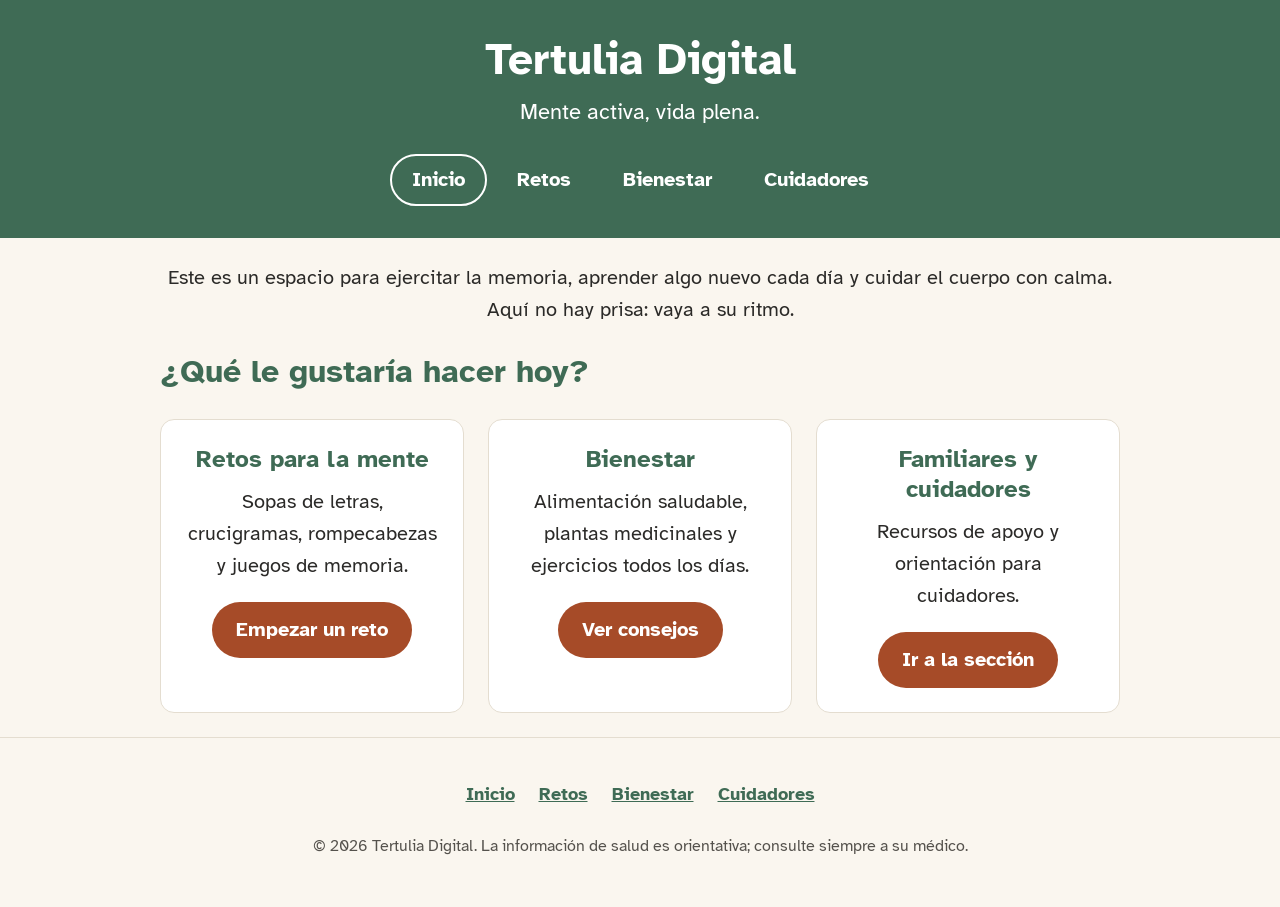
<file: index.html>
<!DOCTYPE html>
<!--
  ¡Hola! Esto es un COMENTARIO. Todo lo que está entre <!- - y - -> el navegador lo ignora.
  Sirve para dejarnos notas a nosotras mismas.

  Este archivo es la página de INICIO de Tertulia Digital.
  Está escrito en HTML, el lenguaje que le dice al navegador QUÉ hay en la página
  (títulos, párrafos, botones…). Cómo se VE (colores, tamaños) lo haremos en el Paso 2 con CSS.
-->

<!-- La etiqueta <html> envuelve TODA la página. lang="es-MX" avisa que está en español de México
     (ayuda a los lectores de pantalla y a Google). -->
<html lang="es-MX">

<!-- ============ <head>: la "cabeza" ============
     Lo de aquí NO se ve dentro de la página; es información PARA el navegador. -->
<head>
  <!-- Permite acentos y la ñ sin que salgan símbolos raros -->
  <meta charset="UTF-8">

  <!-- Hace que la página se adapte bien al celular -->
  <meta name="viewport" content="width=device-width, initial-scale=1.0">

  <!-- El texto que aparece en la pestaña del navegador -->
  <title>Tertulia Digital · Mente activa, vida plena</title>

  <!-- Una descripción corta que Google muestra en los resultados de búsqueda -->
  <meta name="description" content="Retos para la mente, consejos de bienestar y apoyo para cuidadores. Un espacio pensado para adultos mayores.">

  <!-- PASO 2: traemos la tipografía "Atkinson Hyperlegible" desde Google Fonts (gratis).
       Es una letra diseñada para personas con baja visión. -->
  <link rel="preconnect" href="https://fonts.googleapis.com">
  <link rel="preconnect" href="https://fonts.gstatic.com" crossorigin>
  <link href="https://fonts.googleapis.com/css2?family=Atkinson+Hyperlegible:wght@400;700&display=swap" rel="stylesheet">

  <!-- PASO 2: conectamos NUESTRO archivo de estilos. Sin esta línea, el CSS no se aplica. -->
  <link rel="stylesheet" href="css/estilos.css">
</head>

<!-- ============ <body>: el "cuerpo" ============
     TODO lo que se ve en la pantalla va aquí adentro. -->
<body>

  <!-- <header> = encabezado. Normalmente lleva el nombre del sitio. -->
  <header>
    <!-- <h1> es el título más importante. Solo debe haber UNO por página. -->
    <h1>Tertulia Digital</h1>
    <!-- <p> = párrafo -->
    <p>Mente activa, vida plena.</p>

    <!-- PASO 3: el MENÚ de navegación.
         <nav> avisa (sobre todo a los lectores de pantalla) que esto es un menú.
         aria-label le pone nombre: "Menú principal". -->
    <nav aria-label="Menú principal">
      <!-- class="menu" es una ETIQUETA PROPIA que inventamos para poder darle estilo
           en el CSS con .menu (el punto significa "clase"). -->
      <!-- <ul> = lista. Cada <li> es un elemento de la lista. Un menú es, en el fondo, una lista de enlaces. -->
      <ul class="menu">
        <!-- aria-current="page" marca en qué página estamos. Lo usamos para resaltarla. -->
        <li><a href="index.html" aria-current="page">Inicio</a></li>
        <li><a href="retos/index.html">Retos</a></li>
        <li><a href="bienestar/">Bienestar</a></li>
        <li><a href="cuidadores.html">Cuidadores</a></li>
      </ul>
    </nav>
  </header>

  <!-- <main> = el contenido principal de la página -->
  <main>

    <!-- <section> agrupa contenido que va junto. Esta es la bienvenida. -->
    <section>
      <center>
        Este es un espacio para ejercitar la memoria, aprender algo nuevo cada día
        y cuidar el cuerpo con calma. Aquí no hay prisa: vaya a su ritmo.
      </center>
    </section>

    <!-- Esta sección contiene las tres "tarjetas" que llevan a cada parte del sitio -->
    <section>
      <h2>¿Qué le gustaría hacer hoy?</h2>

      <!-- PASO 3: <div> es una "caja" sin significado propio; sirve para AGRUPAR.
           Aquí agrupa las 3 tarjetas para acomodarlas en columnas con la clase "tarjetas". -->
      <div class="tarjetas">

      <!-- <article> = un bloque de contenido que tiene sentido por sí solo (como una tarjeta) -->
      <article><center>
        <!-- <h3> = subtítulo de tercer nivel -->
        <h3><center>Retos para la mente</center></h3>
        <p>Sopas de letras, crucigramas, rompecabezas y juegos de memoria.</p>
        <!-- <a> = un ENLACE (link). href dice a dónde lleva al hacer clic.
             Nota: estas páginas todavía no existen; las crearemos más adelante. -->
        <center><a href="retos/index.html">Empezar un reto</a></center>
      </center></article>

      <article><center>
        <h3><center>Bienestar</center></h3>
        <p>Alimentación saludable, plantas medicinales y ejercicios todos los días.</p>
        <center><a href="bienestar/">Ver consejos</a></center>
      </center></article>

      <article><center>
        <h3><center>Familiares y cuidadores</center></h3>
        <p>Recursos de apoyo y orientación para cuidadores.</p>
        <center><a href="cuidadores.html">Ir a la sección</a></center>
      </center></article>

      </div> <!-- aquí se cierra la caja "tarjetas" -->
    </section>

  </main>

  <!-- <footer> = pie de página. Va al final. -->
  <footer>
    <!-- PASO 3: repetimos los enlaces abajo, así nadie tiene que regresar hasta arriba. -->
    <nav aria-label="Menú del pie de página">
      <ul class="menu-pie">
        <li><a href="index.html">Inicio</a></li>
        <li><a href="retos/index.html">Retos</a></li>
        <li><a href="bienestar/">Bienestar</a></li>
        <li><a href="cuidadores.html">Cuidadores</a></li>
      </ul>
    </nav>
    <!-- &copy; es un código especial que muestra el símbolo © -->
    <p>&copy; 2026 Tertulia Digital. La información de salud es orientativa; consulte siempre a su médico.</p>
  </footer>

</body>
</html>
</file>
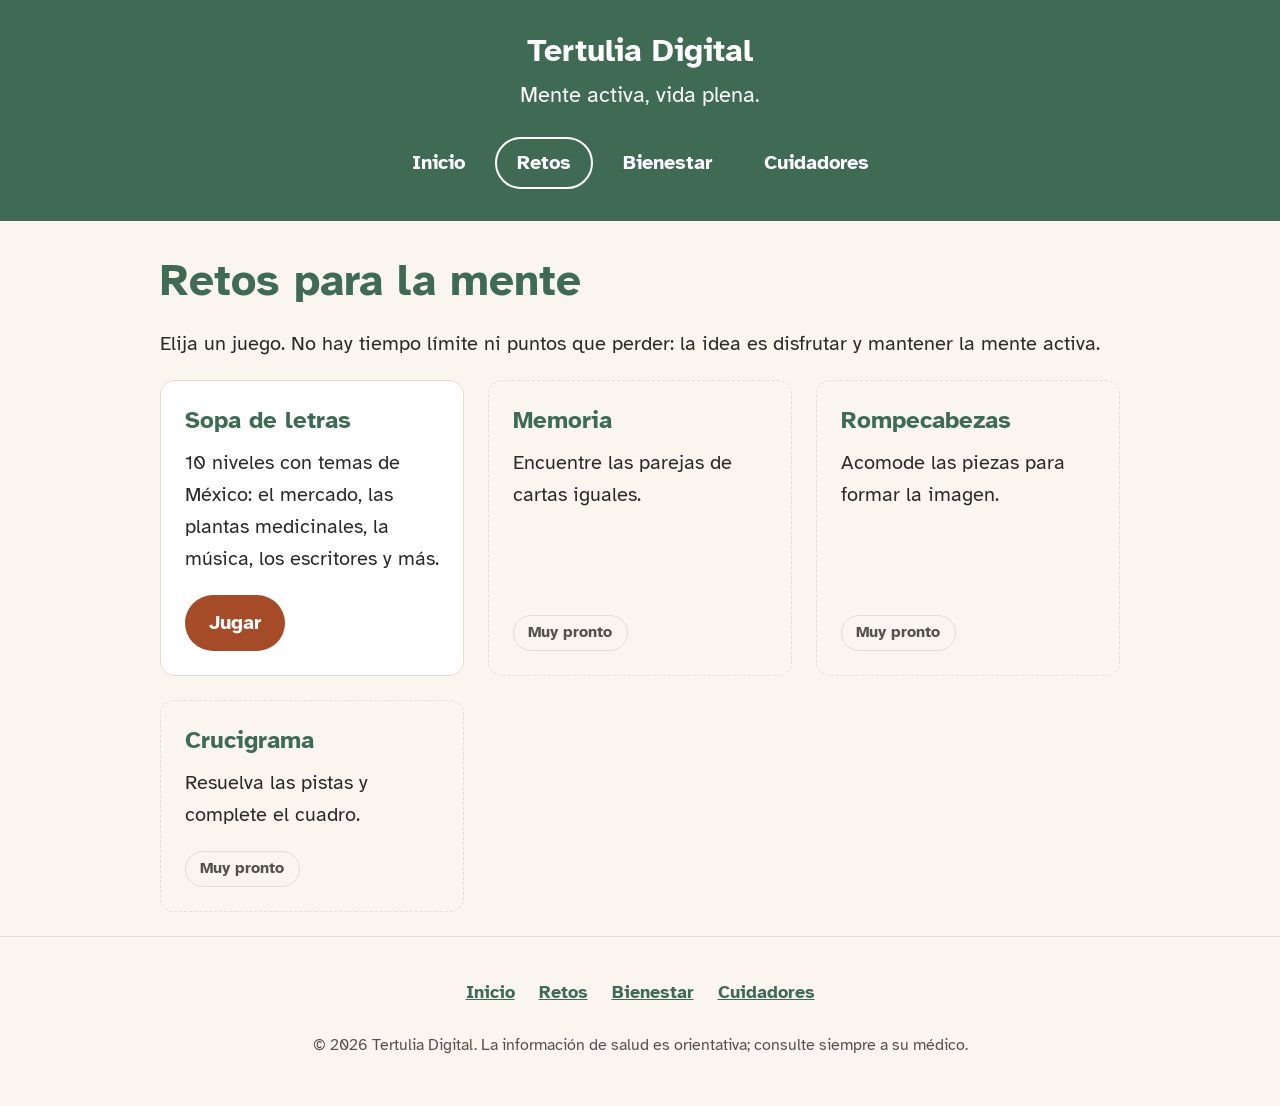
<file: retos/index.html>
<!DOCTYPE html>
<html lang="es-MX">
<head>
  <meta charset="UTF-8">
  <meta name="viewport" content="width=device-width, initial-scale=1.0">
  <title>Retos para la mente · Tertulia Digital</title>
  <meta name="description" content="Juegos para ejercitar la memoria y la atención: sopas de letras, crucigramas, rompecabezas y más.">

  <link rel="preconnect" href="https://fonts.googleapis.com">
  <link rel="preconnect" href="https://fonts.gstatic.com" crossorigin>
  <link href="https://fonts.googleapis.com/css2?family=Atkinson+Hyperlegible:wght@400;700&display=swap" rel="stylesheet">
  <link rel="stylesheet" href="../css/estilos.css">
</head>
<body>

  <header>
    <p class="nombre-sitio">Tertulia Digital</p>
    <p>Mente activa, vida plena.</p>
    <nav aria-label="Menú principal">
      <ul class="menu">
        <li><a href="../index.html">Inicio</a></li>
        <li><a href="index.html" aria-current="page">Retos</a></li>
        <li><a href="../bienestar/">Bienestar</a></li>
        <li><a href="../cuidadores.html">Cuidadores</a></li>
      </ul>
    </nav>
  </header>

  <main>
    <h1>Retos para la mente</h1>
    <p>Elija un juego. No hay tiempo límite ni puntos que perder: la idea es disfrutar y mantener la mente activa.</p>

    <div class="tarjetas">
      <article>
        <h2 class="titulo-tarjeta">Sopa de letras</h2>
        <p>10 niveles con temas de México: el mercado, las plantas medicinales, la música, los escritores y más.</p>
        <a href="sopa-de-letras.html">Jugar</a>
      </article>

      <!-- Estos juegos todavía no existen. Cuando los hagamos, les pondremos su enlace. -->
      <article class="proximamente">
        <h2 class="titulo-tarjeta">Memoria</h2>
        <p>Encuentre las parejas de cartas iguales.</p>
        <span class="etiqueta">Muy pronto</span>
      </article>

      <article class="proximamente">
        <h2 class="titulo-tarjeta">Rompecabezas</h2>
        <p>Acomode las piezas para formar la imagen.</p>
        <span class="etiqueta">Muy pronto</span>
      </article>

      <article class="proximamente">
        <h2 class="titulo-tarjeta">Crucigrama</h2>
        <p>Resuelva las pistas y complete el cuadro.</p>
        <span class="etiqueta">Muy pronto</span>
      </article>
    </div>
  </main>

  <footer>
    <nav aria-label="Menú del pie de página">
      <ul class="menu-pie">
        <li><a href="../index.html">Inicio</a></li>
        <li><a href="index.html">Retos</a></li>
        <li><a href="../bienestar/">Bienestar</a></li>
        <li><a href="../cuidadores.html">Cuidadores</a></li>
      </ul>
    </nav>
    <p>&copy; 2026 Tertulia Digital. La información de salud es orientativa; consulte siempre a su médico.</p>
  </footer>

</body>
</html>
</file>
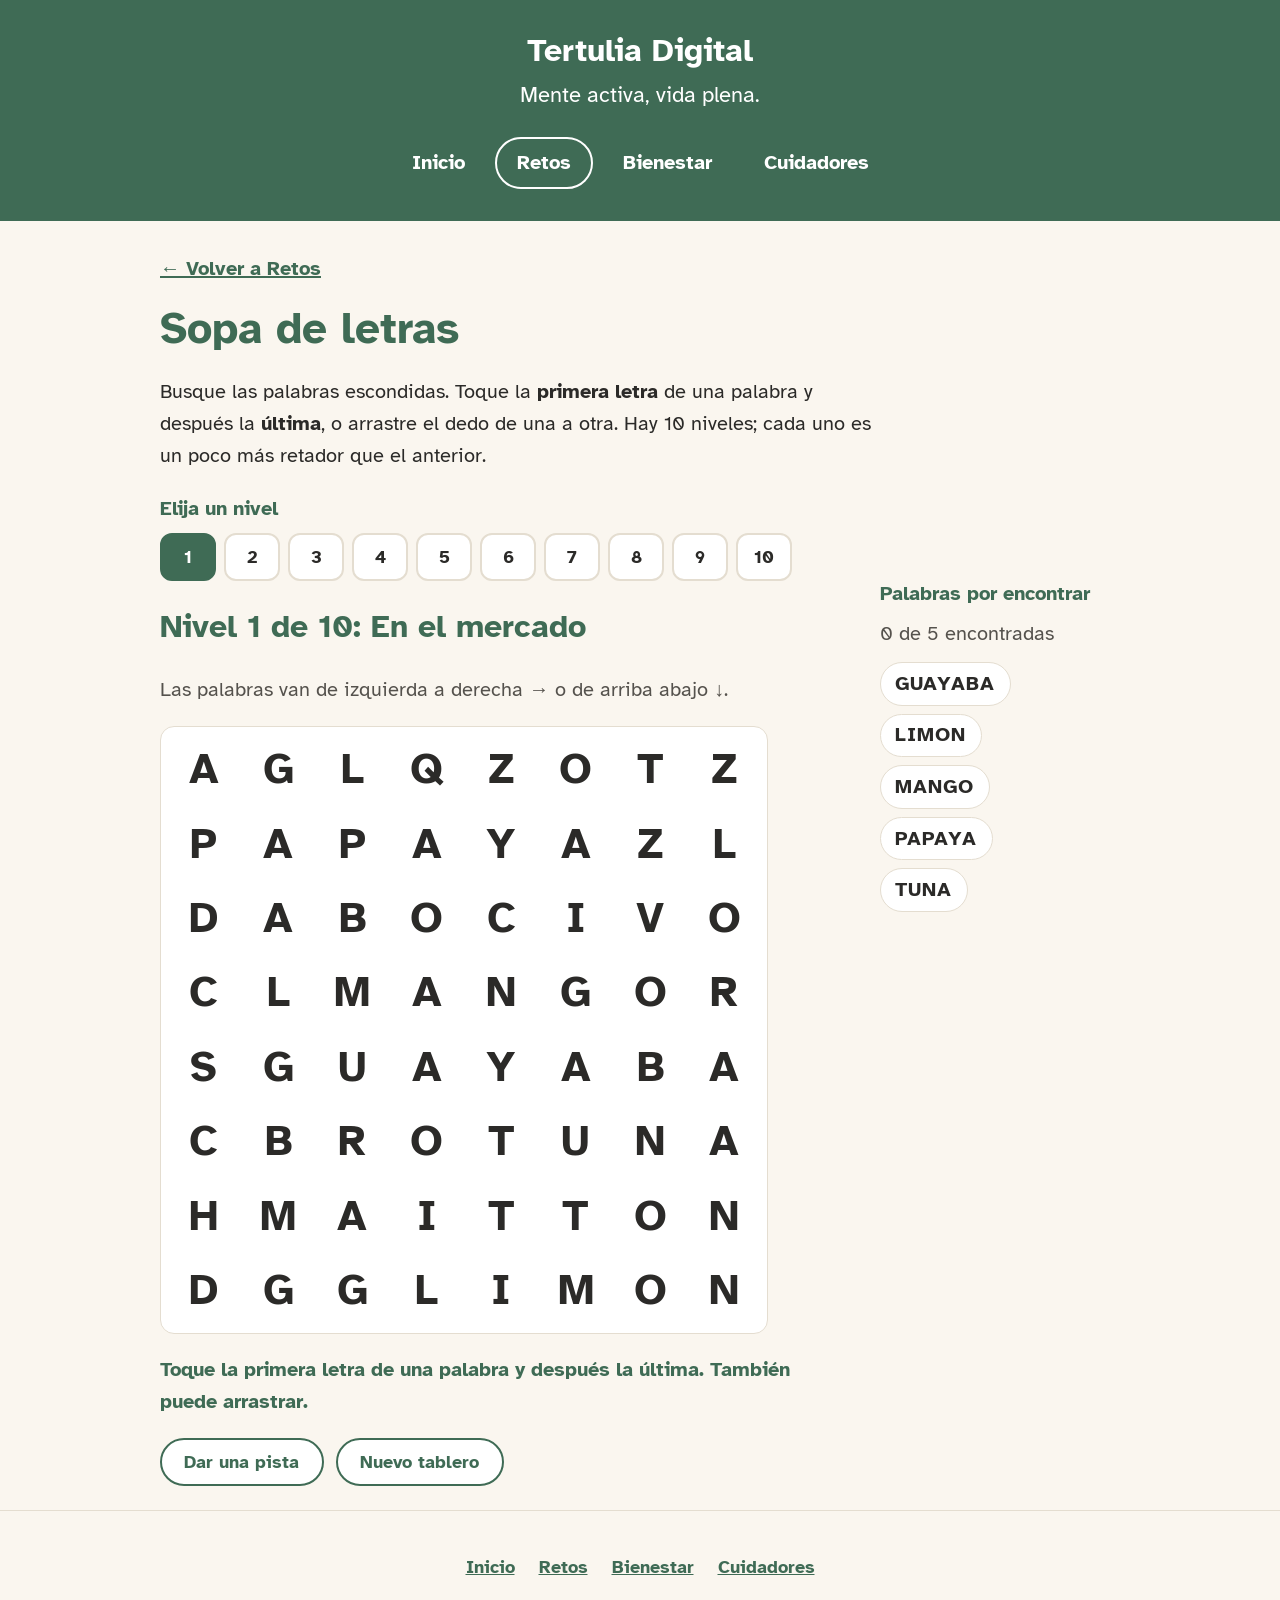
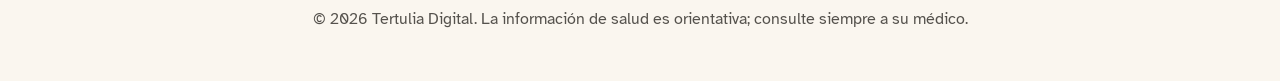
<file: retos/sopa-de-letras.html>
<!DOCTYPE html>
<html lang="es-MX">
<head>
  <meta charset="UTF-8">
  <meta name="viewport" content="width=device-width, initial-scale=1.0">
  <title>Sopa de letras · Tertulia Digital</title>
  <meta name="description" content="Sopa de letras con 10 niveles y temas mexicanos: mercado, plantas medicinales, música, escritores y más.">

  <link rel="preconnect" href="https://fonts.googleapis.com">
  <link rel="preconnect" href="https://fonts.gstatic.com" crossorigin>
  <link href="https://fonts.googleapis.com/css2?family=Atkinson+Hyperlegible:wght@400;700&display=swap" rel="stylesheet">

  <!-- OJO: esta página está DENTRO de la carpeta "retos".
       "../" significa "sube una carpeta". Así llegamos a css/estilos.css -->
  <link rel="stylesheet" href="../css/estilos.css">
</head>
<body>

  <header>
    <p class="nombre-sitio">Tertulia Digital</p>
    <p>Mente activa, vida plena.</p>
    <nav aria-label="Menú principal">
      <ul class="menu">
        <li><a href="../index.html">Inicio</a></li>
        <li><a href="index.html" aria-current="page">Retos</a></li>
        <li><a href="../bienestar/">Bienestar</a></li>
        <li><a href="../cuidadores.html">Cuidadores</a></li>
      </ul>
    </nav>
  </header>

  <main>
    <a class="volver" href="index.html">← Volver a Retos</a>

    <!-- En esta página el título principal (h1) es el nombre del juego -->
    <h1>Sopa de letras</h1>
    <p class="introduccion">
      Busque las palabras escondidas. Toque la <strong>primera letra</strong> de una palabra
      y después la <strong>última</strong>, o arrastre el dedo de una a otra.
      Hay 10 niveles; cada uno es un poco más retador que el anterior.
    </p>

    <!-- Los botones de los niveles los crea el JavaScript aquí adentro -->
    <section aria-labelledby="titulo-niveles">
      <h2 id="titulo-niveles" class="titulo-pequeno">Elija un nivel</h2>
      <div id="niveles" class="niveles"></div>
    </section>

    <div class="sopa">

      <!-- Columna 1: el tablero -->
      <section>
        <h2 id="titulo-nivel">Nivel 1</h2>
        <p id="ayuda-nivel" class="ayuda-nivel"></p>

        <!-- El JavaScript llena este div con las letras -->
        <div id="tablero" class="tablero" aria-label="Tablero de la sopa de letras"></div>

        <!-- aria-live="polite": los lectores de pantalla leen en voz alta los mensajes nuevos -->
        <p id="mensaje" class="mensaje" aria-live="polite"></p>

        <!-- hidden = escondido. El JavaScript lo muestra al terminar el nivel. -->
        <div id="felicitacion" class="felicitacion" hidden>
          <h3>¡Excelente trabajo!</h3>
          <p id="texto-felicitacion"></p>
          <button id="btn-siguiente" class="boton" type="button">Siguiente nivel →</button>
        </div>

        <div class="acciones">
          <button id="btn-pista" class="boton-secundario" type="button">Dar una pista</button>
          <button id="btn-nuevo" class="boton-secundario" type="button">Nuevo tablero</button>
        </div>
      </section>

      <!-- Columna 2: las palabras. <aside> = contenido complementario, "al lado". -->
      <aside class="panel-palabras">
        <h2 class="titulo-pequeno">Palabras por encontrar</h2>
        <p id="contador" class="contador"></p>
        <ul id="lista-palabras" class="lista-palabras"></ul>
      </aside>

    </div>
  </main>

  <footer>
    <nav aria-label="Menú del pie de página">
      <ul class="menu-pie">
        <li><a href="../index.html">Inicio</a></li>
        <li><a href="index.html">Retos</a></li>
        <li><a href="../bienestar/">Bienestar</a></li>
        <li><a href="../cuidadores.html">Cuidadores</a></li>
      </ul>
    </nav>
    <p>&copy; 2026 Tertulia Digital. La información de salud es orientativa; consulte siempre a su médico.</p>
  </footer>

  <!-- El JavaScript va AL FINAL del body: así, cuando se ejecuta, el HTML ya existe -->
  <script src="../js/sopa.js"></script>
</body>
</html>
</file>
<file: css/estilos.css>
/*
  ================================================================
  ESTILOS DE TERTULIA DIGITAL
  ================================================================
  Este archivo es CSS: le dice al navegador CÓMO SE VE cada cosa del HTML.

  Cada "regla" tiene esta forma:

      selector {
        propiedad: valor;
      }

  - El SELECTOR dice a qué elementos se aplica (por ejemplo: h1, p, a).
  - Adentro van PROPIEDADES con su VALOR (por ejemplo: color: verde;).
  - Cada línea termina con punto y coma ;

  Los comentarios en CSS empiezan con barra-asterisco y terminan con
  asterisco-barra (como este bloque). El navegador los ignora.
*/


/* ----------------------------------------------------------------
   1. VARIABLES: nuestra paleta y medidas en un solo lugar
   ----------------------------------------------------------------
   :root significa "toda la página". Las variables empiezan con --
   Ventaja: si mañana queremos otro verde, lo cambiamos AQUÍ
   y se actualiza en todo el sitio.
*/
:root {
  /* Colores (paleta "Salvia y terracota") */
  --color-fondo: #FAF6EF;         /* crema: fondo general */
  --color-superficie: #FFFFFF;    /* blanco: fondo de las tarjetas */
  --color-texto: #2B2A28;         /* casi negro: más suave a la vista que el negro puro */
  --color-texto-suave: #55524D;   /* gris cálido para textos secundarios */
  --color-principal: #3F6B55;     /* verde salvia oscuro */
  --color-acento: #A64B28;        /* terracota (elegido con suficiente contraste para leerse bien) */
  --color-borde: #E4DDD0;         /* beige para líneas y bordes */

  /* Tipografía */
  --letra: "Atkinson Hyperlegible", Arial, sans-serif;
  /* Si la letra de Google no carga, usa Arial; si tampoco, cualquier letra sin serifa. */

  /* Medidas */
  --radio: 14px;                  /* qué tan redondeadas son las esquinas */
}


/* ----------------------------------------------------------------
   2. ESTILO BASE DE LA PÁGINA
   ---------------------------------------------------------------- */
body {
  margin: 0;                          /* quita el espacio que el navegador pone por defecto */
  background-color: var(--color-fondo);   /* var(...) = "usa esta variable" */
  color: var(--color-texto);
  font-family: var(--letra);
  font-size: 1.25rem;                 /* 1.25rem ≈ 20 px. Letra grande y cómoda para leer */
  line-height: 1.6;                   /* espacio entre renglones: 1.6 veces el tamaño de la letra */
}


/* ----------------------------------------------------------------
   3. TÍTULOS
   ---------------------------------------------------------------- */
h1, h2, h3 {                          /* la coma aplica la misma regla a los tres */
  color: var(--color-principal);
  line-height: 1.25;                  /* los títulos se ven mejor con renglones más juntos */
}

h1 { font-size: 2.75rem; margin: 0; }
h2 { font-size: 2rem; }
h3 { font-size: 1.5rem; margin-top: 0; }


/* ----------------------------------------------------------------
   4. ENCABEZADO
   ---------------------------------------------------------------- */
header {
  background-color: var(--color-principal);
  padding: 2rem 1.5rem;               /* relleno interno: 2rem arriba/abajo, 1.5rem a los lados */
  text-align: center;
}

/* "header h1" = los h1 que están DENTRO del header */
header h1 {
  color: #FFFFFF;
}

header p {
  color: #FFFFFF;
  margin: 0.5rem 0 0;
  font-size: 1.35rem;
}


/* ----------------------------------------------------------------
   4b. MENÚ PRINCIPAL (PASO 3)
   ---------------------------------------------------------------- */
.menu {
  list-style: none;                   /* quita las viñetas (los puntitos) de la lista */
  padding: 0;
  margin: 1.5rem 0 0;

  /* FLEXBOX en fila: pone los enlaces uno junto al otro */
  display: flex;
  flex-wrap: wrap;                    /* si no caben (celular), bajan al siguiente renglón */
  justify-content: center;            /* centrados */
  gap: 0.5rem;
}

.menu a {
  display: inline-flex;
  align-items: center;                /* centra el texto verticalmente */
  min-height: 48px;                   /* área cómoda para el dedo */
  padding: 0 1.25rem;
  color: #FFFFFF;
  font-weight: 700;
  text-decoration: none;
  border: 2px solid transparent;      /* borde invisible; se "enciende" en la página actual */
  border-radius: 999px;
}

.menu a:hover {
  background-color: rgba(255, 255, 255, 0.15);   /* blanco al 15 %: un brillo sutil */
}

/* [aria-current="page"] = "el enlace que tenga ese atributo".
   Así la persona siempre sabe en qué sección está. */
.menu a[aria-current="page"] {
  border-color: #FFFFFF;
}

/* Dentro del encabezado verde, el contorno del teclado debe ser blanco para verse */
header a:focus-visible {
  outline-color: #FFFFFF;
}


/* ----------------------------------------------------------------
   5. CONTENIDO PRINCIPAL
   ---------------------------------------------------------------- */
main {
  max-width: 60rem;                   /* no deja que los renglones sean larguísimos en pantallas grandes */
  margin: 0 auto;                     /* "auto" a los lados = centrado */
  padding: 1.5rem;
}


/* ----------------------------------------------------------------
   6. TARJETAS
   ---------------------------------------------------------------- */

/* PASO 3: la caja que agrupa las tarjetas usa GRID (cuadrícula).
   El punto antes del nombre (.tarjetas) significa "los elementos con class='tarjetas'". */
.tarjetas {
  display: grid;
  /* "Haz tantas columnas como quepan, cada una de MÍNIMO 16rem de ancho."
     - En computadora caben 3 → tres columnas.
     - En celular solo cabe 1 → una columna.
     ¡Se adapta sola, sin tener que escribir reglas para cada pantalla! */
  grid-template-columns: repeat(auto-fit, minmax(16rem, 1fr));
  gap: 1.5rem;                        /* espacio entre tarjetas */
}

article {
  background-color: var(--color-superficie);
  border: 1px solid var(--color-borde);   /* grosor, tipo de línea y color */
  border-radius: var(--radio);
  padding: 1.5rem;

  /* PASO 3: FLEXBOX acomoda lo de adentro en fila o en columna.
     Aquí: en columna (título, texto, botón, uno debajo de otro). */
  display: flex;
  flex-direction: column;
}

/* El párrafo "crece" para ocupar el espacio sobrante.
   Así los botones de las 3 tarjetas quedan alineados abajo, aunque los textos midan distinto. */
article p {
  flex-grow: 1;
  margin-top: 0;                      /* dentro de flexbox los márgenes se SUMAN (no se juntan),
                                         así que quitamos el de arriba para no dejar un hueco grande */
}

article h3 {
  margin-bottom: 0.75rem;
}

/* El botón no se estira a todo el ancho de la tarjeta */
article a {
  align-self: flex-start;
}


/* ----------------------------------------------------------------
   7. ENLACES CON FORMA DE BOTÓN (dentro de las tarjetas)
   ---------------------------------------------------------------- */
article a {
  display: inline-block;              /* permite darle relleno como a una caja */
  background-color: var(--color-acento);
  color: #FFFFFF;
  font-weight: 700;                   /* negritas */
  text-decoration: none;              /* quita el subrayado */
  padding: 0.75rem 1.5rem;
  border-radius: 999px;               /* un número muy grande = forma de píldora */
  min-height: 48px;                   /* tamaño mínimo cómodo para el dedo */
  box-sizing: border-box;
}

/* :hover = cuando el mouse pasa por encima */
article a:hover {
  background-color: #8A3D20;          /* un terracota un poco más oscuro */
}

/* :focus-visible = cuando se llega con el teclado (tecla Tab). Importante para accesibilidad. */
a:focus-visible {
  outline: 3px solid var(--color-principal);
  outline-offset: 3px;
}


/* ----------------------------------------------------------------
   8. PIE DE PÁGINA
   ---------------------------------------------------------------- */
footer {
  text-align: center;
  color: var(--color-texto-suave);
  font-size: 1rem;
  padding: 2rem 1.5rem;
  border-top: 1px solid var(--color-borde);
}

/* PASO 3: menú del pie. Misma idea que el de arriba, pero más discreto. */
.menu-pie {
  list-style: none;
  padding: 0;
  margin: 0 0 1rem;
  display: flex;
  flex-wrap: wrap;
  justify-content: center;
  gap: 0.5rem 1.5rem;                 /* 0.5rem entre renglones, 1.5rem entre enlaces */
}

.menu-pie a {
  display: inline-flex;
  align-items: center;
  min-height: 48px;
  color: var(--color-principal);
  font-weight: 700;
  font-size: 1.1rem;
  /* aquí SÍ dejamos el subrayado: ayuda a reconocer que es un enlace */
}


/* ----------------------------------------------------------------
   9. AJUSTES PARA PANTALLAS PEQUEÑAS (celular) — PASO 3
   ----------------------------------------------------------------
   @media es una PREGUNTA: "¿la pantalla mide 600px o menos?"
   Si la respuesta es sí, se aplican estas reglas (y le ganan a las de arriba).
*/
@media (max-width: 600px) {
  h1 { font-size: 2.1rem; }           /* título algo más chico para que no se parta feo */
  h2 { font-size: 1.6rem; }

  header {
    padding: 1.5rem 1rem;
  }

  main {
    padding: 1rem;                    /* un poco menos de margen para aprovechar la pantalla */
  }
}


/* ================================================================
   PÁGINAS INTERIORES (Retos, Bienestar…)
   ================================================================ */

/* En las páginas interiores el nombre del sitio va en un <p>, porque el <h1>
   es el título de ESA página (solo debe haber un h1 por página). */
.nombre-sitio {
  font-size: 2rem;
  font-weight: 700;
  line-height: 1.2;
  margin: 0;
}

main h1 {
  margin: 0.5rem 0 1rem;
}

/* Enlace "← Volver a…" */
.volver {
  display: inline-flex;
  align-items: center;
  min-height: 48px;
  color: var(--color-principal);
  font-weight: 700;
}

.titulo-tarjeta {
  font-size: 1.5rem;
  margin: 0 0 0.75rem;
}

/* Tarjetas de juegos que aún no existen: más apagadas */
.proximamente {
  background-color: transparent;
  border-style: dashed;
}

.etiqueta {
  align-self: flex-start;
  font-size: 1rem;
  font-weight: 700;
  color: var(--color-texto-suave);
  border: 1px solid var(--color-borde);
  border-radius: 999px;
  padding: 0.25rem 0.9rem;
}


/* ================================================================
   BOTONES REUTILIZABLES
   ================================================================
   .boton = botón principal (terracota).  .boton-secundario = con borde.
   Se usan en cualquier página agregando class="boton".
*/
.boton,
.boton-secundario {
  font-family: inherit;               /* los botones no heredan la letra solos; se la pedimos */
  font-size: 1.1rem;
  font-weight: 700;
  min-height: 48px;
  padding: 0.6rem 1.4rem;
  border-radius: 999px;
  cursor: pointer;                    /* manita al pasar el mouse */
}

.boton {
  background-color: var(--color-acento);
  color: #FFFFFF;
  border: 2px solid var(--color-acento);
}

.boton:hover {
  background-color: #8A3D20;
}

.boton-secundario {
  background-color: var(--color-superficie);
  color: var(--color-principal);
  border: 2px solid var(--color-principal);
}

.boton-secundario:hover {
  background-color: #E8F0EB;
}

button:focus-visible {
  outline: 3px solid var(--color-acento);
  outline-offset: 3px;
}


/* ================================================================
   SOPA DE LETRAS
   ================================================================ */

.introduccion {
  max-width: 45rem;
}

.titulo-pequeno {
  font-size: 1.25rem;
  margin: 1.5rem 0 0.75rem;
}

/* Botones de niveles 1 al 10 */
.niveles {
  display: flex;
  flex-wrap: wrap;
  gap: 0.5rem;
}

.niveles button {
  font-family: inherit;
  font-size: 1.1rem;
  font-weight: 700;
  min-width: 56px;
  min-height: 48px;
  padding: 0 0.75rem;
  border-radius: 12px;
  border: 2px solid var(--color-borde);
  background-color: var(--color-superficie);
  color: var(--color-texto);
  cursor: pointer;
}

.niveles button.completado {
  border-color: var(--color-principal);
  color: var(--color-principal);
}

/* El nivel que se está jugando */
.niveles button[aria-pressed="true"] {
  background-color: var(--color-principal);
  border-color: var(--color-principal);
  color: #FFFFFF;
}

/* Dos columnas en pantallas anchas (tablero | palabras); una sola en celular */
.sopa {
  display: grid;
  gap: 1rem 2.5rem;
  align-items: start;
}

@media (min-width: 900px) {
  .sopa {
    grid-template-columns: minmax(0, 1fr) 15rem;
  }
}

.ayuda-nivel {
  color: var(--color-texto-suave);
  margin-top: 0;
}

/* El tablero: una cuadrícula con tantas columnas como diga el JavaScript (--columnas) */
.tablero {
  --columnas: 8;                      /* valor por defecto; el JS lo cambia */
  display: grid;
  grid-template-columns: repeat(var(--columnas), 1fr);
  gap: 2px;
  width: 100%;
  /* min() elige el MÁS CHICO de los dos: 38rem, o el 70 % del alto de la pantalla.
     Así el tablero completo cabe sin tener que bajar la página. */
  max-width: min(38rem, 70vh);
  padding: 0.4rem;
  box-sizing: border-box;             /* el padding cuenta DENTRO del ancho, no se suma */
  background-color: var(--color-superficie);
  border: 1px solid var(--color-borde);
  border-radius: var(--radio);

  container-type: inline-size;        /* deja que las letras midan su tamaño respecto al tablero */
  touch-action: none;                 /* en celular, arrastrar el dedo NO mueve la página */
  user-select: none;                  /* evita que se "sombree" el texto al arrastrar */
  -webkit-user-select: none;          /* lo mismo, para Safari (iPhone/iPad) */
}

.letra {
  aspect-ratio: 1;                    /* casillas cuadradas */
  display: flex;
  align-items: center;
  justify-content: center;
  font-weight: 700;
  font-size: 1.2rem;                                /* por si el navegador es antiguo */
  font-size: calc(100cqi / var(--columnas) * 0.58); /* la letra mide un poco más de la mitad de la casilla */
  border-radius: 8px;
  cursor: pointer;
}

.letra:hover {
  background-color: #F1ECE2;
}

/* Letras que se están eligiendo */
.letra.seleccion {
  background-color: var(--color-acento);
  color: #FFFFFF;
}

/* Palabras encontradas: 4 tonos suaves que se van turnando */
.letra.encontrada[data-tono="0"] { background-color: #D6E6DC; }  /* salvia */
.letra.encontrada[data-tono="1"] { background-color: #F4D9CB; }  /* terracota claro */
.letra.encontrada[data-tono="2"] { background-color: #F1E4BF; }  /* trigo */
.letra.encontrada[data-tono="3"] { background-color: #D5E3EC; }  /* azul cielo */

/* La letra que marca la pista */
.letra.pista {
  outline: 4px solid var(--color-acento);
  outline-offset: -2px;
  animation: latido 1s ease-in-out 3; /* "late" 3 veces */
}

@keyframes latido {
  50% { transform: scale(1.15); }
}

/* Si la persona pidió a su sistema "reducir movimiento", no animamos */
@media (prefers-reduced-motion: reduce) {
  .letra.pista { animation: none; }
}

.mensaje {
  min-height: 1.6em;                  /* reserva espacio para que la página no "brinque" */
  font-weight: 700;
  color: var(--color-principal);
}

.felicitacion {
  background-color: #E8F0EB;
  border: 2px solid var(--color-principal);
  border-radius: var(--radio);
  padding: 1.25rem 1.5rem;
  margin-bottom: 1rem;
}

.felicitacion h3 {
  margin-bottom: 0.5rem;
}

.felicitacion p {
  margin-top: 0;
}

.acciones {
  display: flex;
  flex-wrap: wrap;
  gap: 0.75rem;
}

/* Panel de palabras */
.panel-palabras .titulo-pequeno {
  margin-top: 0;
}

.contador {
  color: var(--color-texto-suave);
  margin: 0 0 0.75rem;
}

.lista-palabras {
  list-style: none;
  padding: 0;
  margin: 0;
  display: flex;
  flex-wrap: wrap;
  gap: 0.5rem;
}

.lista-palabras li {
  font-weight: 700;
  letter-spacing: 0.05em;             /* un poquito de aire entre letras */
  padding: 0.3rem 0.9rem;
  border: 1px solid var(--color-borde);
  border-radius: 999px;
  background-color: var(--color-superficie);
}

.lista-palabras li.hallada {
  text-decoration: line-through;
  color: var(--color-texto-suave);
  background-color: #D6E6DC;
}

@media (min-width: 900px) {
  /* En computadora, las palabras en columna, una debajo de otra */
  .lista-palabras {
    flex-direction: column;
    align-items: flex-start;
  }
}
</file>
